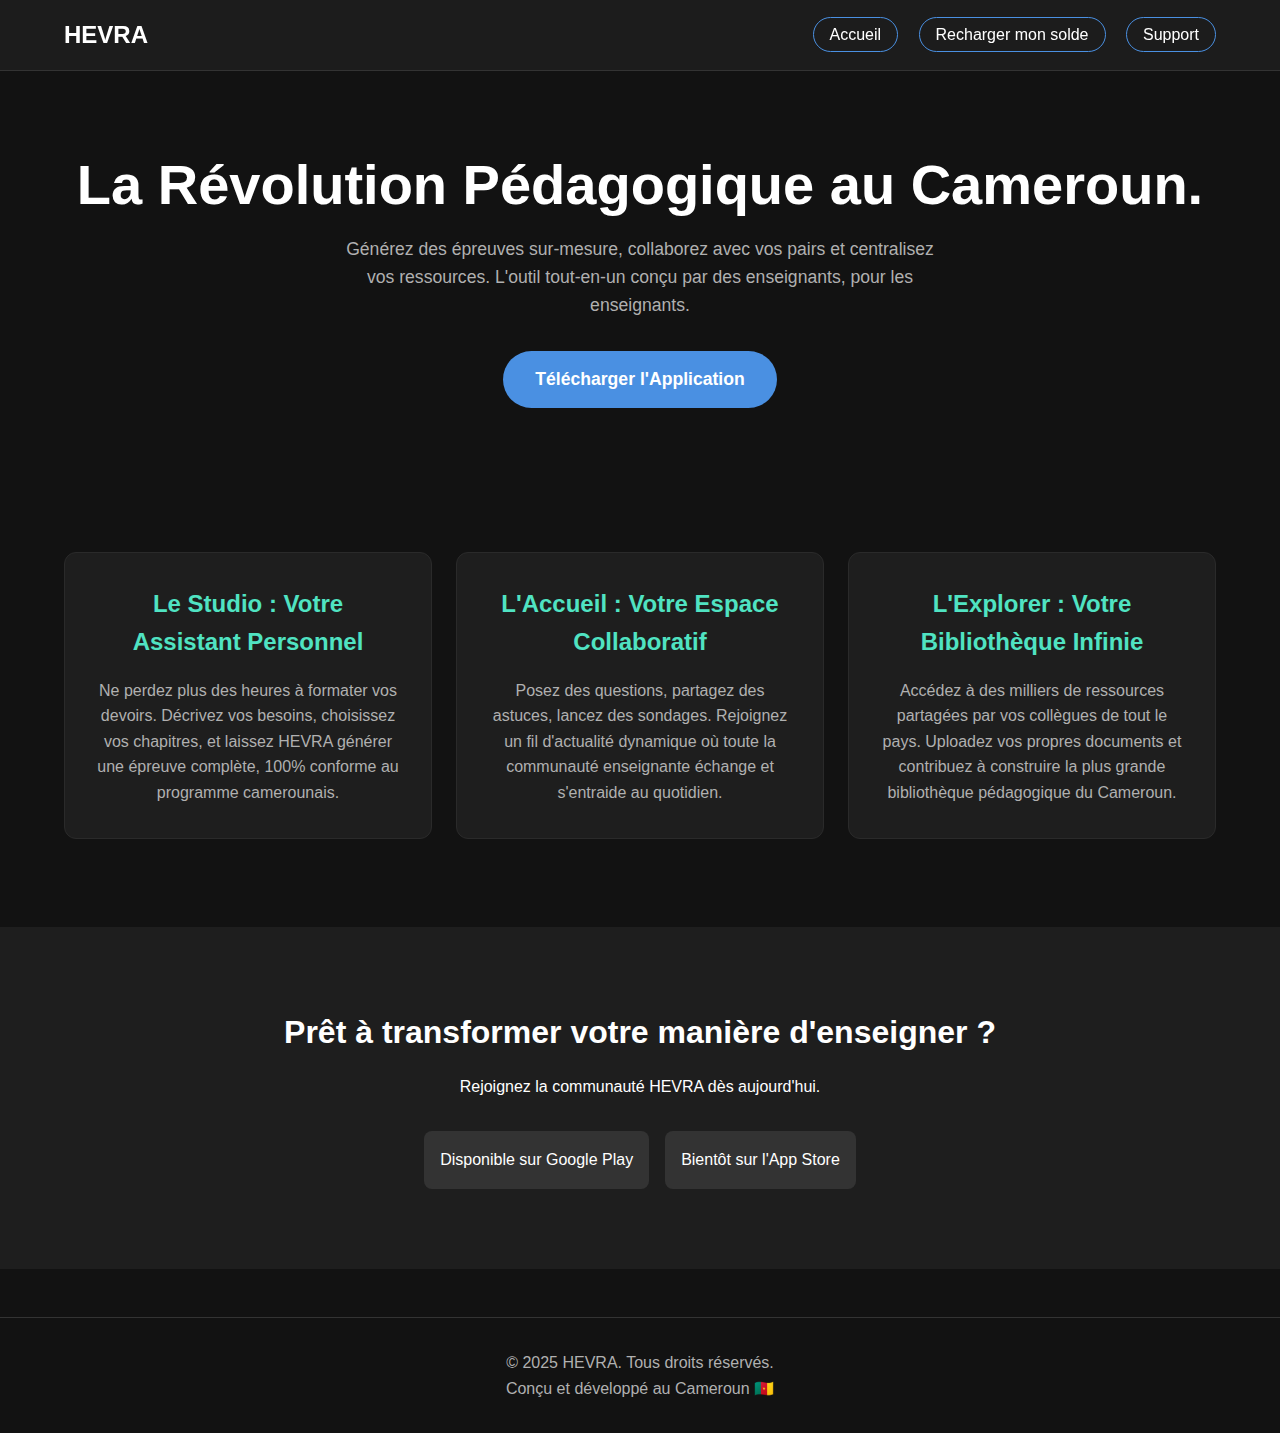
<file: index.html>
<!DOCTYPE html>
<html lang="fr">

<head>
    <meta charset="UTF-8">
    <meta name="viewport" content="width=device-width, initial-scale=1.0">
    <title>HEVRA - L'écosystème des enseignants au Cameroun</title>
    <meta name="description"
        content="Générez des épreuves sur-mesure, partagez vos ressources et collaborez avec la communauté enseignante camerounaise.">

    <!-- Chemin relatif : fonctionne en local ET sur GitHub Pages -->
    <link rel="stylesheet" href="assets/css/style.css">
</head>

<body>

    <header>
        <div class="container">
            <nav class="navbar">
                <div class="logo">HEVRA</div>
                <div class="nav-links">
                    <a href="index.html" class="nav-button">Accueil</a>
                    <a href="recharge.html" class="nav-button">Recharger mon solde</a>
                    <a href="support.html" class="nav-button">Support</a>
                </div>
            </nav>
        </div>
    </header>

    <main>
        <section class="hero">
            <div class="container">
                <h1>La Révolution Pédagogique au Cameroun.</h1>
                <p class="subtitle">
                    Générez des épreuves sur-mesure, collaborez avec vos pairs et centralisez vos ressources.
                    L'outil tout-en-un conçu par des enseignants, pour les enseignants.
                </p>
                <a href="#download" class="cta-button">Télécharger l'Application</a>
            </div>
        </section>

        <section class="features">
            <div class="container">
                <div class="feature-card">
                    <h2>Le Studio : Votre Assistant Personnel</h2>
                    <p>Ne perdez plus des heures à formater vos devoirs. Décrivez vos besoins, choisissez vos chapitres,
                        et laissez HEVRA générer une épreuve complète, 100% conforme au programme camerounais.</p>
                </div>

                <div class="feature-card">
                    <h2>L'Accueil : Votre Espace Collaboratif</h2>
                    <p>Posez des questions, partagez des astuces, lancez des sondages. Rejoignez un fil d'actualité
                        dynamique où toute la communauté enseignante échange et s'entraide au quotidien.</p>
                </div>

                <div class="feature-card">
                    <h2>L'Explorer : Votre Bibliothèque Infinie</h2>
                    <p>Accédez à des milliers de ressources partagées par vos collègues de tout le pays. Uploadez vos
                        propres documents et contribuez à construire la plus grande bibliothèque pédagogique du
                        Cameroun.</p>
                </div>
            </div>
        </section>

        <section id="download" class="cta-final">
            <div class="container">
                <h2>Prêt à transformer votre manière d'enseigner ?</h2>
                <p>Rejoignez la communauté HEVRA dès aujourd'hui.</p>
                <div class="app-buttons">
                    <a href="#" class="app-store-button">Disponible sur Google Play</a>
                    <a href="#" class="app-store-button">Bientôt sur l'App Store</a>
                </div>
            </div>
        </section>
    </main>

    <footer>
        <div class="container">
            <p>&copy; 2025 HEVRA. Tous droits réservés.</p>
            <p>Conçu et développé au Cameroun 🇨🇲</p>
        </div>
    </footer>

</body>

</html>
</file>
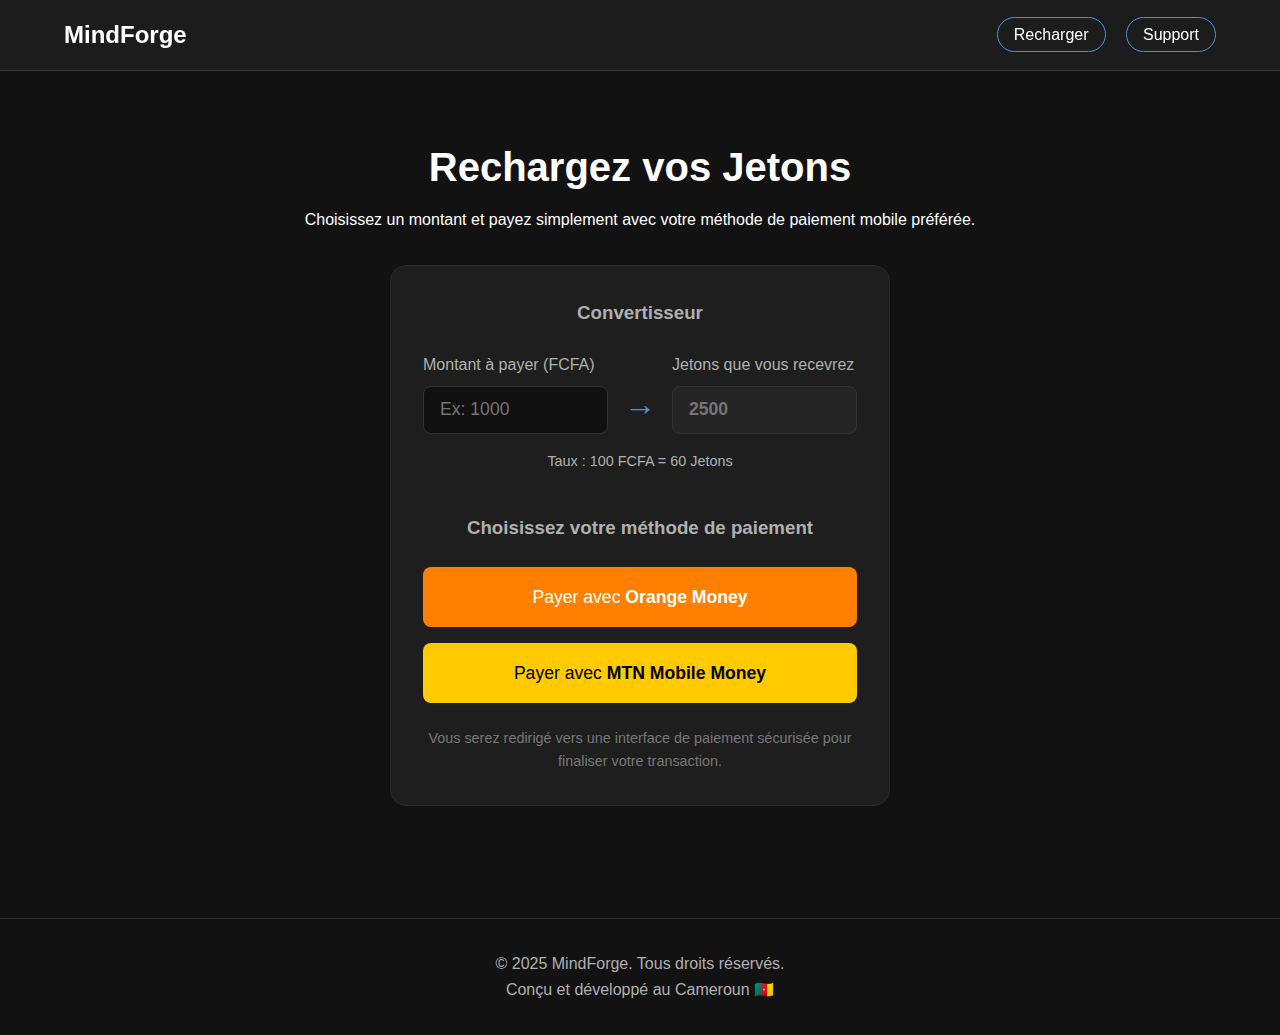
<file: recharge.html>
<!DOCTYPE html>
<html lang="fr">

<head>
    <meta charset="UTF-8">
    <meta name="viewport" content="width=device-width, initial-scale=1.0">
    <title>Recharger - MindForge</title>

    <link rel="stylesheet" href="assets/css/style.css">
</head>

<body>

    <header>
        <div class="container">
            <nav class="navbar">
                <div class="logo">MindForge</div>
                <div class="nav-links">
                    <a href="recharge.html" class="nav-button">Recharger</a>
                    <a href="support.html" class="nav-button">Support</a>
                </div>
            </nav>
        </div>
    </header>

    <main>
        <section class="recharge-section">
            <div class="container">
                <h2>Rechargez vos Jetons</h2>
                <p class="subtitle">Choisissez un montant et payez simplement avec votre méthode de paiement mobile
                    préférée.</p>

                <div class="recharge-card">

                    <h3>Convertisseur</h3>
                    <div class="converter">
                        <div class="form-group">
                            <label for="fcfa-input">Montant à payer (FCFA)</label>
                            <input type="number" id="fcfa-input" placeholder="Ex: 1000">
                        </div>
                        <div class="arrow-symbol">→</div>
                        <div class="form-group">
                            <label for="jetons-output">Jetons que vous recevrez</label>
                            <input type="text" id="jetons-output" readonly placeholder="2500">
                        </div>
                    </div>
                    <div class="conversion-rate">Taux : 100 FCFA = 60 Jetons</div>

                    <h3>Choisissez votre méthode de paiement</h3>
                    <div class="payment-buttons">
                        <a href="#" class="payment-btn orange-money">
                            Payer avec <strong>Orange Money</strong>
                        </a>
                        <a href="#" class="payment-btn mtn-money">
                            Payer avec <strong>MTN Mobile Money</strong>
                        </a>
                    </div>
                    <p class="info-text">Vous serez redirigé vers une interface de paiement sécurisée pour finaliser
                        votre transaction.</p>
                </div>

            </div>
        </section>
    </main>

    <footer>
        <div class="container">
            <p>&copy; 2025 MindForge. Tous droits réservés.</p>
            <p>Conçu et développé au Cameroun 🇨🇲</p>
        </div>
    </footer>

    <script src="assets/js/script.js"></script>

</body>

</html>
</file>
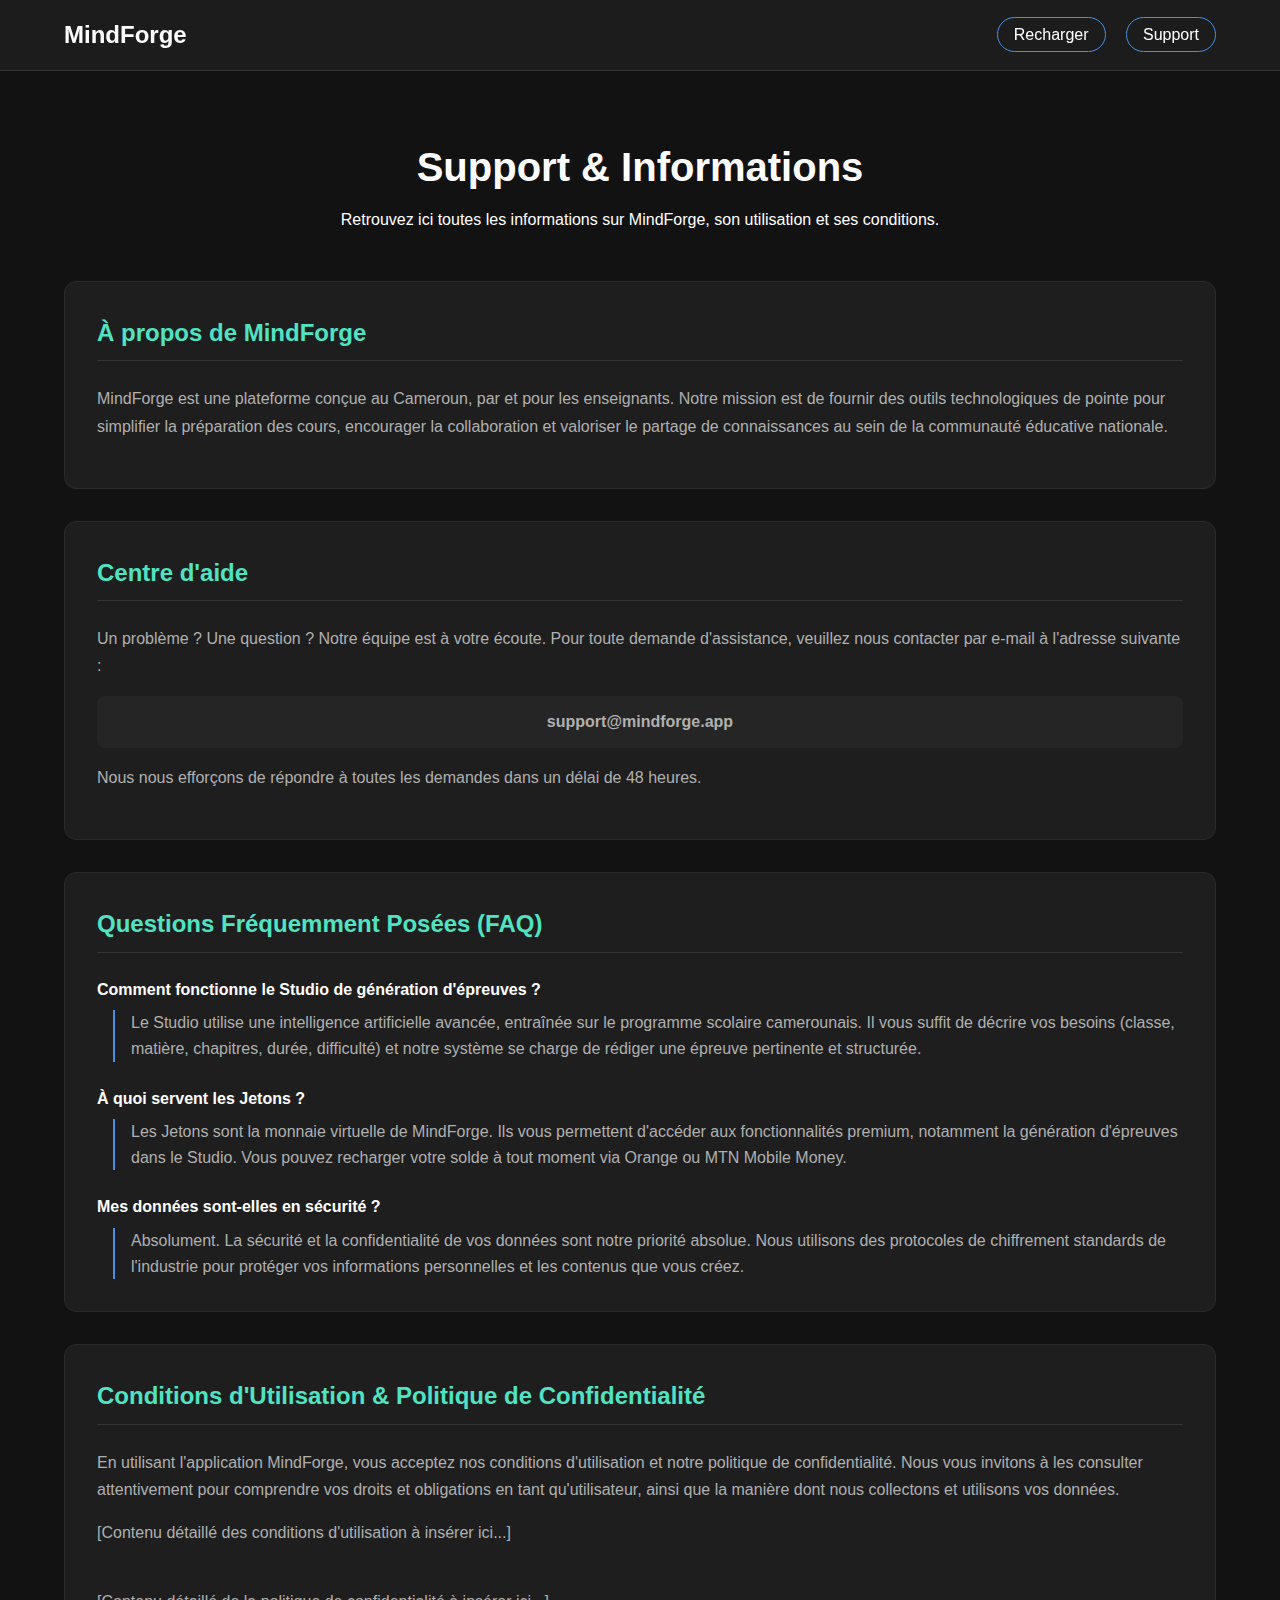
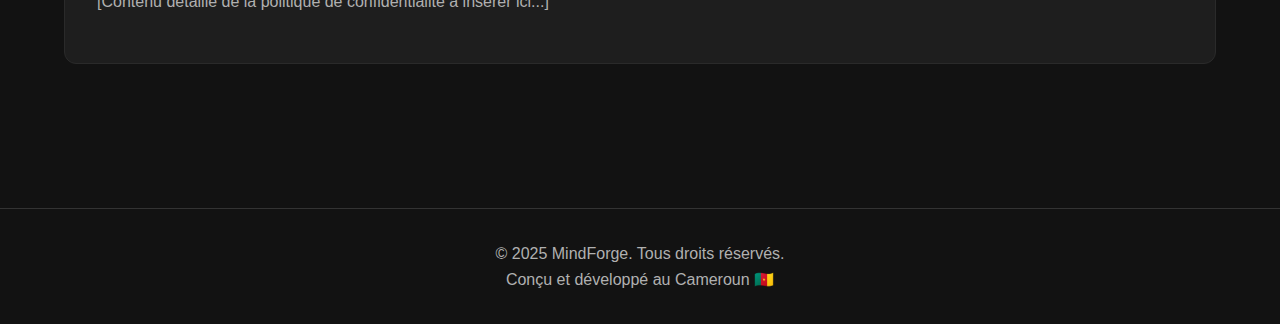
<file: support.html>
<!DOCTYPE html>
<html lang="fr">

<head>
    <meta charset="UTF-8">
    <meta name="viewport" content="width=device-width, initial-scale=1.0">
    <title>Support & Informations - MindForge</title>

    <link rel="stylesheet" href="assets/css/style.css">
</head>

<body>

    <header>
        <div class="container">
            <nav class="navbar">
                <div class="logo">MindForge</div>
                <div class="nav-links">
                    <a href="recharge.html" class="nav-button">Recharger</a>
                    <a href="support.html" class="nav-button">Support</a>
                </div>
            </nav>
        </div>
    </header>

    <main>
        <section class="support-section">
            <div class="container">
                <h1>Support & Informations</h1>
                <p class="subtitle">Retrouvez ici toutes les informations sur MindForge, son utilisation et ses
                    conditions.</p>

                <div class="support-card" id="a-propos">
                    <h2>À propos de MindForge</h2>
                    <p>MindForge est une plateforme conçue au Cameroun, par et pour les enseignants. Notre mission est
                        de fournir des outils technologiques de pointe pour simplifier la préparation des cours,
                        encourager la collaboration et valoriser le partage de connaissances au sein de la communauté
                        éducative nationale.</p>
                </div>

                <div class="support-card" id="aide">
                    <h2>Centre d'aide</h2>
                    <p>Un problème ? Une question ? Notre équipe est à votre écoute. Pour toute demande d'assistance,
                        veuillez nous contacter par e-mail à l'adresse suivante :</p>
                    <p class="contact-info">support@mindforge.app</p>
                    <p>Nous nous efforçons de répondre à toutes les demandes dans un délai de 48 heures.</p>
                </div>

                <div class="support-card" id="faq">
                    <h2>Questions Fréquemment Posées (FAQ)</h2>
                    <dl>
                        <dt>Comment fonctionne le Studio de génération d'épreuves ?</dt>
                        <dd>Le Studio utilise une intelligence artificielle avancée, entraînée sur le programme scolaire
                            camerounais. Il vous suffit de décrire vos besoins (classe, matière, chapitres, durée,
                            difficulté) et notre système se charge de rédiger une épreuve pertinente et structurée.</dd>

                        <dt>À quoi servent les Jetons ?</dt>
                        <dd>Les Jetons sont la monnaie virtuelle de MindForge. Ils vous permettent d'accéder aux
                            fonctionnalités premium, notamment la génération d'épreuves dans le Studio. Vous pouvez
                            recharger votre solde à tout moment via Orange ou MTN Mobile Money.</dd>

                        <dt>Mes données sont-elles en sécurité ?</dt>
                        <dd>Absolument. La sécurité et la confidentialité de vos données sont notre priorité absolue.
                            Nous utilisons des protocoles de chiffrement standards de l'industrie pour protéger vos
                            informations personnelles et les contenus que vous créez.</dd>
                    </dl>
                </div>

                <div class="support-card" id="conditions">
                    <h2>Conditions d'Utilisation & Politique de Confidentialité</h2>
                    <p>En utilisant l'application MindForge, vous acceptez nos conditions d'utilisation et notre
                        politique de confidentialité. Nous vous invitons à les consulter attentivement pour comprendre
                        vos droits et obligations en tant qu'utilisateur, ainsi que la manière dont nous collectons et
                        utilisons vos données.</p>
                    <p>[Contenu détaillé des conditions d'utilisation à insérer ici...]</p>
                    <br>
                    <p>[Contenu détaillé de la politique de confidentialité à insérer ici...]</p>
                </div>

            </div>
        </section>
    </main>

    <footer>
        <div class="container">
            <p>&copy; 2025 MindForge. Tous droits réservés.</p>
            <p>Conçu et développé au Cameroun 🇨🇲</p>
        </div>
    </footer>

</body>

</html>
</file>
<file: assets/css/style.css>
/* ==========================================================================
   Configuration Globale et Variables de Design
   ========================================================================== */

/* 
  On utilise des variables CSS (commençant par --) pour gérer nos couleurs.
  Si demain vous voulez changer la couleur principale du site, il suffira de 
  modifier UNE SEULE ligne ici ! C'est une pratique très moderne et efficace.
*/
:root {
    --primary-color: #4A90E2;
    /* Un bleu moderne et confiant */
    --secondary-color: #50E3C2;
    /* Une touche de vert menthe pour les accents */
    --dark-bg: #121212;
    /* Un fond sombre profond, style "dark mode" */
    --card-bg: #1E1E1E;
    /* Couleur pour les "cartes" et sections */
    --text-primary: #FFFFFF;
    /* Texte principal blanc */
    --text-secondary: #B0B0B0;
    /* Texte secondaire, plus discret */
    --font-family-sans-serif: -apple-system, BlinkMacSystemFont, "Segoe UI", Roboto, "Helvetica Neue", Arial, sans-serif;
}

/* Réinitialisation de base et configuration du body */
* {
    margin: 0;
    padding: 0;
    box-sizing: border-box;
}

body {
    font-family: var(--font-family-sans-serif);
    background-color: var(--dark-bg);
    color: var(--text-primary);
    line-height: 1.6;
}

.container {
    width: 90%;
    max-width: 1200px;
    /* Le site ne s'étirera pas à l'infini sur les très grands écrans */
    margin: 0 auto;
    /* Centre le contenu */
}


/* ==========================================================================
   Styles de l'En-tête (Navbar)
   ========================================================================== */
header {
    background-color: rgba(30, 30, 30, 0.85);
    /* Fond semi-transparent */
    backdrop-filter: blur(10px);
    /* Effet de flou moderne */
    border-bottom: 1px solid #333;
    padding: 1rem 0;
    position: sticky;
    /* L'en-tête reste en haut quand on défile */
    top: 0;
    z-index: 1000;
}

.navbar {
    display: flex;
    justify-content: space-between;
    align-items: center;
}

.logo {
    font-size: 1.5rem;
    font-weight: bold;
    color: var(--text-primary);
}

.nav-links .nav-button {
    color: var(--text-primary);
    text-decoration: none;
    margin-left: 1rem;
    padding: 0.5rem 1rem;
    border: 1px solid var(--primary-color);
    border-radius: 20px;
    transition: background-color 0.3s ease, color 0.3s ease;
}

.nav-links .nav-button:hover {
    background-color: var(--primary-color);
    color: #fff;
}


/* ==========================================================================
   Styles de la Section "Héros" (Première impression)
   ========================================================================== */
.hero {
    padding: 5rem 0;
    /* Beaucoup d'espace vertical pour laisser respirer */
    text-align: center;
}

.hero h1 {
    font-size: 2.5rem;
    /* Taille du titre principal, ajustée pour mobile */
    margin-bottom: 1rem;
    line-height: 1.2;
}

.hero .subtitle {
    font-size: 1.1rem;
    color: var(--text-secondary);
    max-width: 600px;
    margin: 0 auto 2rem auto;
    /* Centre le sous-titre et lui donne une marge en bas */
}

/* Le bouton principal "Call To Action" */
.cta-button {
    display: inline-block;
    background-color: var(--primary-color);
    color: #fff;
    font-size: 1.1rem;
    font-weight: bold;
    text-decoration: none;
    padding: 0.9rem 2rem;
    border-radius: 50px;
    transition: transform 0.3s ease;
}

.cta-button:hover {
    transform: scale(1.05);
    /* Effet de zoom au survol */
}

/* ==========================================================================
   Section des fonctionnalités
   ========================================================================== */
.features {
    padding: 4rem 0;
}

.feature-card {
    background-color: var(--card-bg);
    padding: 2rem;
    border-radius: 12px;
    margin-bottom: 1.5rem;
    /* Espace entre les cartes sur mobile */
    text-align: center;
    border: 1px solid #2a2a2a;
}

.feature-card h2 {
    color: var(--secondary-color);
    /* On utilise la couleur secondaire pour les titres de fonctionnalités */
    font-size: 1.5rem;
    margin-bottom: 1rem;
}

.feature-card p {
    color: var(--text-secondary);
}


/* ==========================================================================
   Section d'appel à l'action final
   ========================================================================== */

.cta-final {
    padding: 5rem 0;
    text-align: center;
    background-color: var(--card-bg);
}

.cta-final h2 {
    font-size: 2rem;
    margin-bottom: 1rem;
}

.cta-final .app-buttons {
    margin-top: 2rem;
}

.app-store-button {
    display: block;
    /* Prend toute la largeur sur mobile */
    background-color: #333;
    color: #fff;
    text-decoration: none;
    padding: 1rem;
    border-radius: 8px;
    margin: 0.5rem auto;
    /* Se centre horizontalement */
    max-width: 280px;
    transition: background-color 0.3s ease;
}

.app-store-button:hover {
    background-color: #444;
}


/* ==========================================================================
   Pied de page
   ========================================================================== */
footer {
    text-align: center;
    padding: 2rem 0;
    margin-top: 3rem;
    border-top: 1px solid #333;
    color: var(--text-secondary);
}


/* ==========================================================================
   Styles pour les plus grands écrans (Tablettes et Ordinateurs)
   ========================================================================== */
/* 
  C'est la partie "responsive". On dit : "si la largeur de l'écran
  est d'AU MOINS 768px, alors applique ces styles supplémentaires".
*/
@media (min-width: 768px) {
    .hero h1 {
        font-size: 3.5rem;
        /* Titre plus grand sur ordinateur */
    }

    .features .container {
        display: grid;
        /* On passe en mode "grille" */
        grid-template-columns: 1fr 1fr 1fr;
        /* 3 colonnes de taille égale */
        gap: 1.5rem;
        /* L'espace entre les colonnes */
    }

    .cta-final .app-buttons {
        display: flex;
        justify-content: center;
        gap: 1rem;
    }

    .app-store-button {
        display: inline-block;
        /* Les boutons sont côte à côte */
        margin: 0;
    }
}

/* ==========================================================================
   Styles pour la Page de Recharge
   ========================================================================== */
.recharge-section {
    padding: 4rem 0;
    text-align: center;
}

.recharge-section h2 {
    font-size: 2.5rem;
    margin-bottom: 0.5rem;
}

.recharge-card {
    background-color: var(--card-bg);
    border: 1px solid #2a2a2a;
    border-radius: 16px;
    padding: 2rem;
    max-width: 500px;
    margin: 2rem auto 0 auto;
    text-align: left;
}

.recharge-card h3 {
    text-align: center;
    color: var(--text-secondary);
    font-weight: bold;
    margin-bottom: 1.5rem;
}

/* Styles pour le convertisseur */
.converter {
    margin-bottom: 1rem;
}

.form-group {
    margin-bottom: 1rem;
}

.form-group label {
    display: block;
    margin-bottom: 0.5rem;
    color: var(--text-secondary);
}

.form-group input {
    width: 100%;
    padding: 0.8rem 1rem;
    background-color: #101010;
    border: 1px solid #333;
    border-radius: 8px;
    color: var(--text-primary);
    font-size: 1.1rem;
}

.form-group input:focus {
    outline: none;
    border-color: var(--primary-color);
}

/* Input en lecture seule */
.form-group input[readonly] {
    background-color: #252525;
    font-weight: bold;
}

.arrow-symbol {
    text-align: center;
    font-size: 2rem;
    color: var(--primary-color);
    margin: -0.5rem 0;
}

.conversion-rate {
    text-align: center;
    font-size: 0.9rem;
    color: var(--text-secondary);
    margin-bottom: 2.5rem;
}

/* Styles pour les boutons de paiement */
.payment-buttons {
    display: flex;
    flex-direction: column;
    gap: 1rem;
    margin-bottom: 1.5rem;
}

.payment-btn {
    text-align: center;
    color: #fff;
    text-decoration: none;
    padding: 1rem;
    border-radius: 8px;
    font-size: 1.1rem;
    font-weight: 500;
    transition: transform 0.2s ease;
}

.payment-btn:hover {
    transform: scale(1.03);
}

.payment-btn.orange-money {
    background-color: #FF7F00;
    /* Couleur Orange Money */
}

.payment-btn.mtn-money {
    background-color: #FFCB00;
    /* Couleur MTN MoMo */
    color: #000;
    /* Texte noir pour le contraste */
}

.info-text {
    text-align: center;
    font-size: 0.9rem;
    color: #777;
}

/* Améliorations pour desktop */
@media (min-width: 768px) {
    .converter {
        display: grid;
        grid-template-columns: 1fr auto 1fr;
        /* Colonne | flèche | Colonne */
        align-items: center;
        gap: 1rem;
    }

    .arrow-symbol {
        margin: 0;
        padding-top: 1.5rem;
        /* Aligner avec les champs */
    }

    .form-group {
        margin-bottom: 0;
    }
}

/* ==========================================================================
   Styles pour la Page de Support
   ========================================================================== */
.support-section {
    padding: 4rem 0;
}

.support-section h1 {
    text-align: center;
    font-size: 2.5rem;
    margin-bottom: 0.5rem;
}

.support-section .subtitle {
    text-align: center;
    margin-bottom: 3rem;
}

.support-card {
    background-color: var(--card-bg);
    border: 1px solid #2a2a2a;
    border-radius: 12px;
    padding: 2rem;
    margin-bottom: 2rem;
}

.support-card h2 {
    color: var(--secondary-color);
    margin-bottom: 1.5rem;
    padding-bottom: 0.5rem;
    border-bottom: 1px solid #333;
}

.support-card p {
    color: var(--text-secondary);
    margin-bottom: 1rem;
    line-height: 1.7;
}

/* Style pour les informations de contact */
.contact-info {
    background-color: #252525;
    padding: 0.8rem 1rem;
    border-radius: 8px;
    color: var(--primary-color);
    font-weight: bold;
    text-align: center;
}

/* Styles pour la liste de FAQ (Définition List) */
.support-card dl dt {
    /* La question */
    font-weight: bold;
    color: var(--text-primary);
    margin-top: 1.5rem;
}

.support-card dl dd {
    /* La réponse */
    color: var(--text-secondary);
    margin-left: 1rem;
    margin-top: 0.5rem;
    padding-left: 1rem;
    border-left: 2px solid var(--primary-color);
}
</file>
